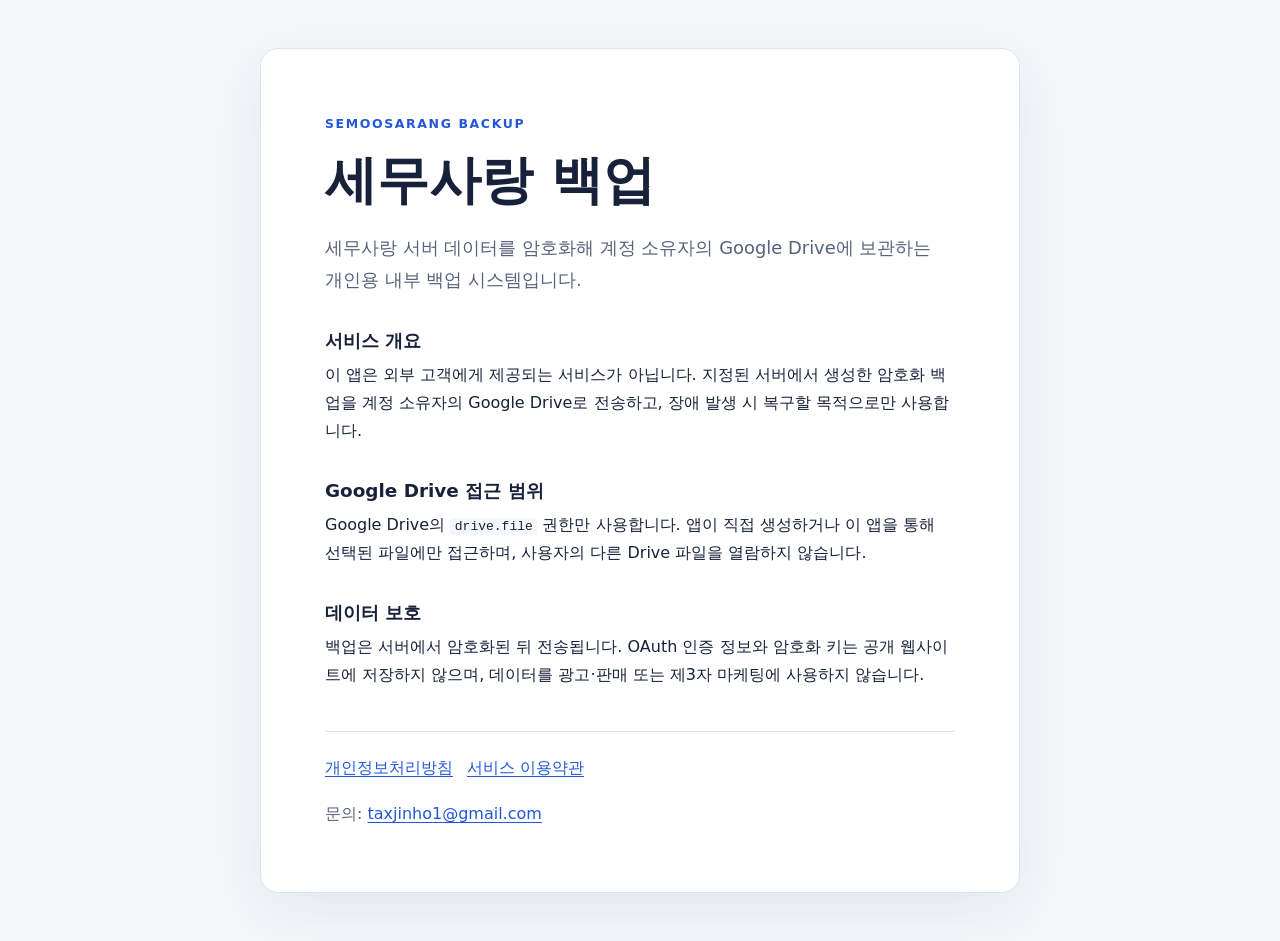
<file: index.html>
<!doctype html>
<html lang="ko">
<head>
  <meta charset="utf-8">
  <meta name="viewport" content="width=device-width, initial-scale=1">
  <meta name="description" content="세무사랑 백업 시스템의 Google Drive 연동 안내">
  <title>세무사랑 백업</title>
  <link rel="stylesheet" href="styles.css">
</head>
<body>
  <main>
    <p class="eyebrow">SEMOOSARANG BACKUP</p>
    <h1>세무사랑 백업</h1>
    <p class="lead">세무사랑 서버 데이터를 암호화해 계정 소유자의 Google Drive에 보관하는 개인용 내부 백업 시스템입니다.</p>

    <section>
      <h2>서비스 개요</h2>
      <p>이 앱은 외부 고객에게 제공되는 서비스가 아닙니다. 지정된 서버에서 생성한 암호화 백업을 계정 소유자의 Google Drive로 전송하고, 장애 발생 시 복구할 목적으로만 사용합니다.</p>
    </section>

    <section>
      <h2>Google Drive 접근 범위</h2>
      <p>Google Drive의 <code>drive.file</code> 권한만 사용합니다. 앱이 직접 생성하거나 이 앱을 통해 선택된 파일에만 접근하며, 사용자의 다른 Drive 파일을 열람하지 않습니다.</p>
    </section>

    <section>
      <h2>데이터 보호</h2>
      <p>백업은 서버에서 암호화된 뒤 전송됩니다. OAuth 인증 정보와 암호화 키는 공개 웹사이트에 저장하지 않으며, 데이터를 광고·판매 또는 제3자 마케팅에 사용하지 않습니다.</p>
    </section>

    <nav aria-label="정책 문서">
      <a href="privacy.html">개인정보처리방침</a>
      <a href="terms.html">서비스 이용약관</a>
    </nav>
    <p class="contact">문의: <a href="mailto:taxjinho1@gmail.com">taxjinho1@gmail.com</a></p>
  </main>
</body>
</html>
</file>
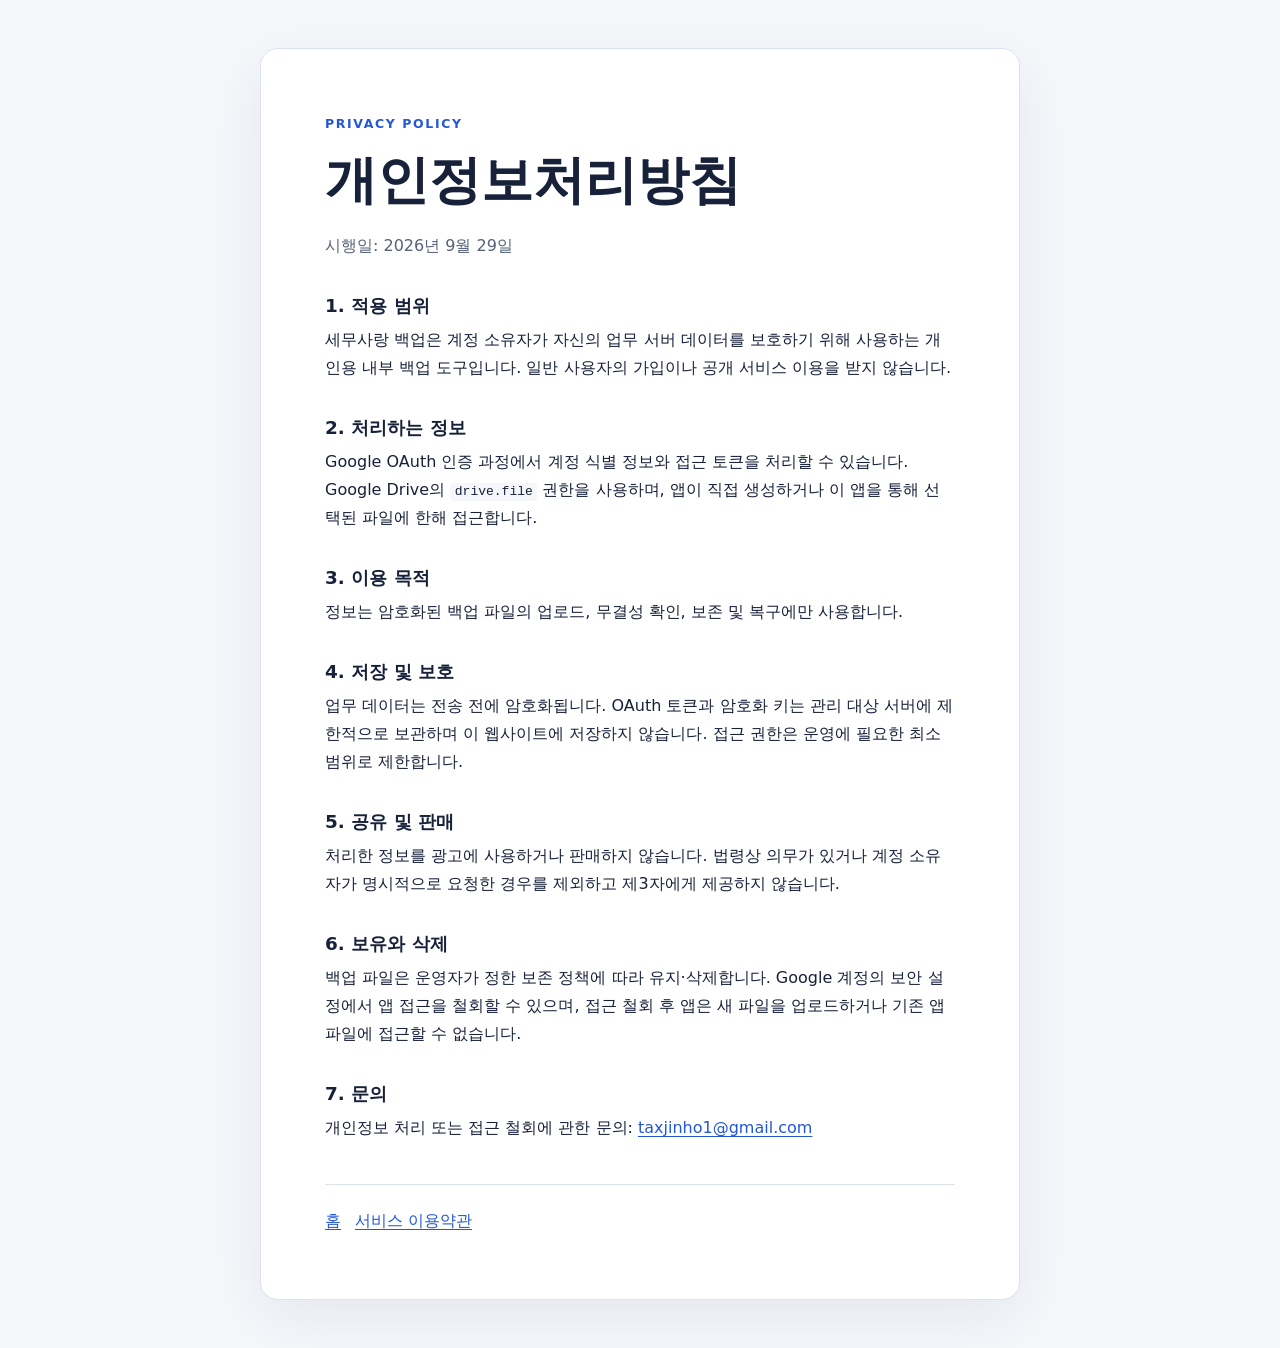
<file: privacy.html>
<!doctype html>
<html lang="ko">
<head>
  <meta charset="utf-8">
  <meta name="viewport" content="width=device-width, initial-scale=1">
  <meta name="description" content="세무사랑 백업 개인정보처리방침">
  <title>개인정보처리방침 | 세무사랑 백업</title>
  <link rel="stylesheet" href="styles.css">
</head>
<body>
  <main>
    <p class="eyebrow">PRIVACY POLICY</p>
    <h1>개인정보처리방침</h1>
    <p class="updated">시행일: 2026년 9월 29일</p>

    <section>
      <h2>1. 적용 범위</h2>
      <p>세무사랑 백업은 계정 소유자가 자신의 업무 서버 데이터를 보호하기 위해 사용하는 개인용 내부 백업 도구입니다. 일반 사용자의 가입이나 공개 서비스 이용을 받지 않습니다.</p>
    </section>

    <section>
      <h2>2. 처리하는 정보</h2>
      <p>Google OAuth 인증 과정에서 계정 식별 정보와 접근 토큰을 처리할 수 있습니다. Google Drive의 <code>drive.file</code> 권한을 사용하며, 앱이 직접 생성하거나 이 앱을 통해 선택된 파일에 한해 접근합니다.</p>
    </section>

    <section>
      <h2>3. 이용 목적</h2>
      <p>정보는 암호화된 백업 파일의 업로드, 무결성 확인, 보존 및 복구에만 사용합니다.</p>
    </section>

    <section>
      <h2>4. 저장 및 보호</h2>
      <p>업무 데이터는 전송 전에 암호화됩니다. OAuth 토큰과 암호화 키는 관리 대상 서버에 제한적으로 보관하며 이 웹사이트에 저장하지 않습니다. 접근 권한은 운영에 필요한 최소 범위로 제한합니다.</p>
    </section>

    <section>
      <h2>5. 공유 및 판매</h2>
      <p>처리한 정보를 광고에 사용하거나 판매하지 않습니다. 법령상 의무가 있거나 계정 소유자가 명시적으로 요청한 경우를 제외하고 제3자에게 제공하지 않습니다.</p>
    </section>

    <section>
      <h2>6. 보유와 삭제</h2>
      <p>백업 파일은 운영자가 정한 보존 정책에 따라 유지·삭제합니다. Google 계정의 보안 설정에서 앱 접근을 철회할 수 있으며, 접근 철회 후 앱은 새 파일을 업로드하거나 기존 앱 파일에 접근할 수 없습니다.</p>
    </section>

    <section>
      <h2>7. 문의</h2>
      <p>개인정보 처리 또는 접근 철회에 관한 문의: <a href="mailto:taxjinho1@gmail.com">taxjinho1@gmail.com</a></p>
    </section>

    <nav aria-label="정책 문서">
      <a href="index.html">홈</a>
      <a href="terms.html">서비스 이용약관</a>
    </nav>
  </main>
</body>
</html>
</file>
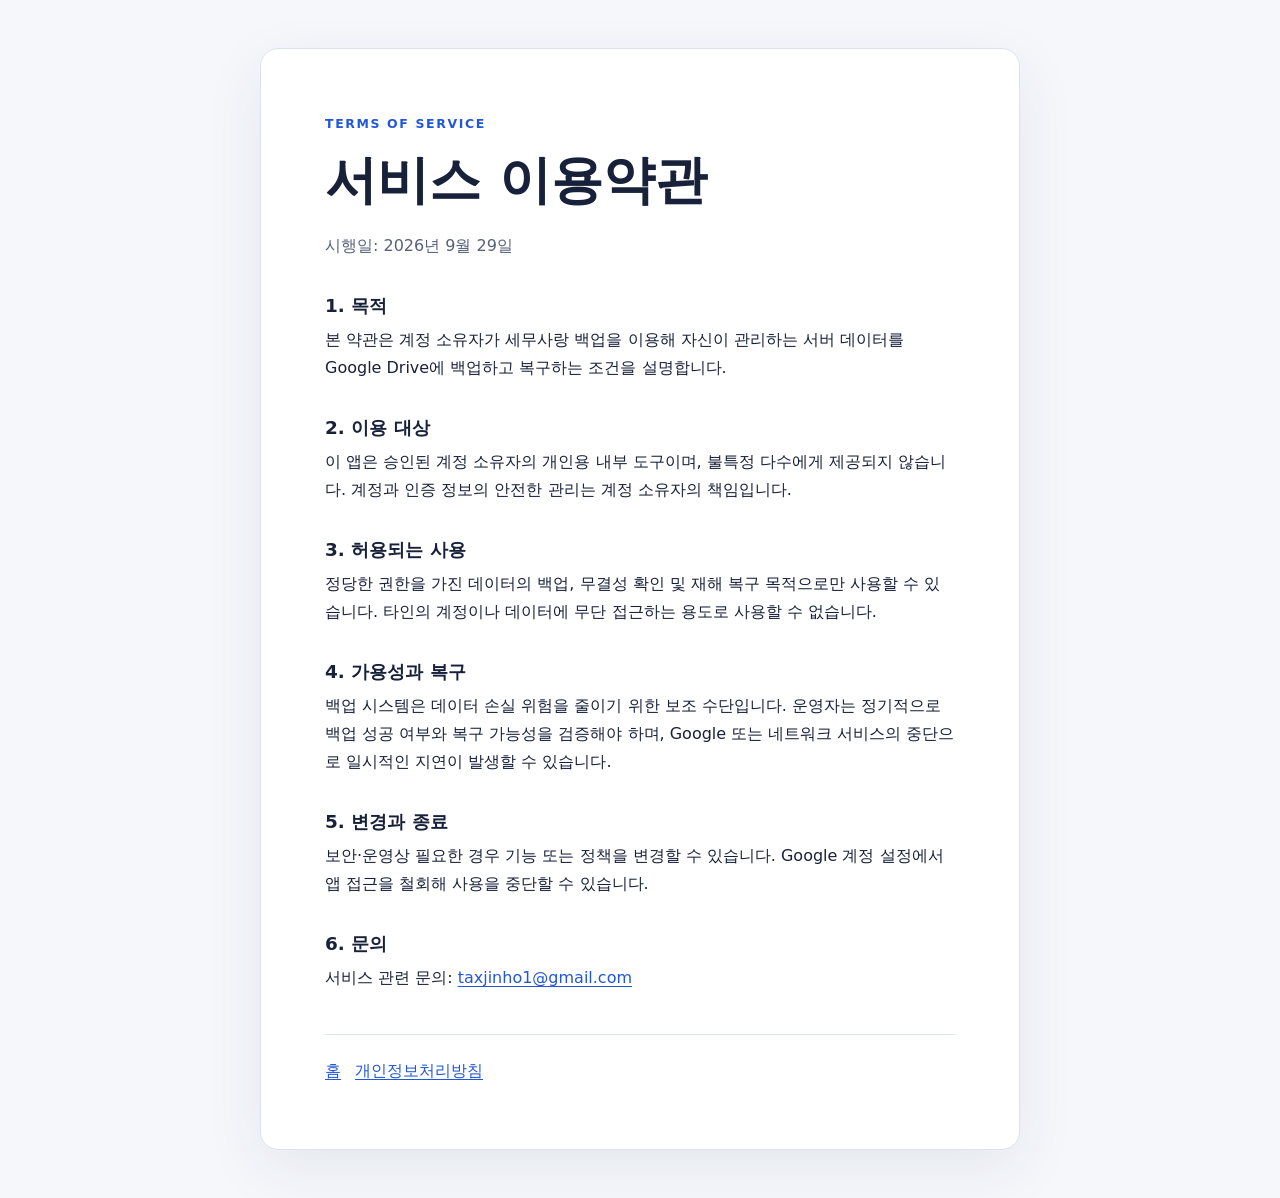
<file: terms.html>
<!doctype html>
<html lang="ko">
<head>
  <meta charset="utf-8">
  <meta name="viewport" content="width=device-width, initial-scale=1">
  <meta name="description" content="세무사랑 백업 서비스 이용약관">
  <title>서비스 이용약관 | 세무사랑 백업</title>
  <link rel="stylesheet" href="styles.css">
</head>
<body>
  <main>
    <p class="eyebrow">TERMS OF SERVICE</p>
    <h1>서비스 이용약관</h1>
    <p class="updated">시행일: 2026년 9월 29일</p>

    <section>
      <h2>1. 목적</h2>
      <p>본 약관은 계정 소유자가 세무사랑 백업을 이용해 자신이 관리하는 서버 데이터를 Google Drive에 백업하고 복구하는 조건을 설명합니다.</p>
    </section>

    <section>
      <h2>2. 이용 대상</h2>
      <p>이 앱은 승인된 계정 소유자의 개인용 내부 도구이며, 불특정 다수에게 제공되지 않습니다. 계정과 인증 정보의 안전한 관리는 계정 소유자의 책임입니다.</p>
    </section>

    <section>
      <h2>3. 허용되는 사용</h2>
      <p>정당한 권한을 가진 데이터의 백업, 무결성 확인 및 재해 복구 목적으로만 사용할 수 있습니다. 타인의 계정이나 데이터에 무단 접근하는 용도로 사용할 수 없습니다.</p>
    </section>

    <section>
      <h2>4. 가용성과 복구</h2>
      <p>백업 시스템은 데이터 손실 위험을 줄이기 위한 보조 수단입니다. 운영자는 정기적으로 백업 성공 여부와 복구 가능성을 검증해야 하며, Google 또는 네트워크 서비스의 중단으로 일시적인 지연이 발생할 수 있습니다.</p>
    </section>

    <section>
      <h2>5. 변경과 종료</h2>
      <p>보안·운영상 필요한 경우 기능 또는 정책을 변경할 수 있습니다. Google 계정 설정에서 앱 접근을 철회해 사용을 중단할 수 있습니다.</p>
    </section>

    <section>
      <h2>6. 문의</h2>
      <p>서비스 관련 문의: <a href="mailto:taxjinho1@gmail.com">taxjinho1@gmail.com</a></p>
    </section>

    <nav aria-label="정책 문서">
      <a href="index.html">홈</a>
      <a href="privacy.html">개인정보처리방침</a>
    </nav>
  </main>
</body>
</html>
</file>
<file: styles.css>
:root {
  color-scheme: light;
  --ink: #18213a;
  --muted: #58627a;
  --line: #dce2ee;
  --accent: #2357d9;
  --paper: #ffffff;
  --wash: #f5f7fb;
}

* { box-sizing: border-box; }

body {
  margin: 0;
  color: var(--ink);
  background: var(--wash);
  font-family: system-ui, -apple-system, BlinkMacSystemFont, "Segoe UI", sans-serif;
  line-height: 1.75;
}

main {
  width: min(760px, calc(100% - 32px));
  margin: 48px auto;
  padding: clamp(28px, 6vw, 64px);
  background: var(--paper);
  border: 1px solid var(--line);
  border-radius: 18px;
  box-shadow: 0 18px 60px rgba(37, 50, 82, 0.08);
}

h1, h2 { line-height: 1.3; }
h1 { margin: 0 0 18px; font-size: clamp(2rem, 6vw, 3.25rem); }
h2 { margin: 0 0 8px; font-size: 1.15rem; }
section { margin-top: 34px; }
p { margin: 0; }

.eyebrow {
  margin-bottom: 12px;
  color: var(--accent);
  font-size: 0.78rem;
  font-weight: 750;
  letter-spacing: 0.13em;
}

.lead { color: var(--muted); font-size: 1.12rem; }
.updated, .contact { color: var(--muted); }
.contact { margin-top: 18px; }

nav {
  display: flex;
  flex-wrap: wrap;
  gap: 14px;
  margin-top: 42px;
  padding-top: 22px;
  border-top: 1px solid var(--line);
}

a { color: var(--accent); text-underline-offset: 3px; }
code { padding: 0.1em 0.35em; background: var(--wash); border-radius: 4px; }

@media (max-width: 520px) {
  main { margin: 16px auto; border-radius: 12px; }
}
</file>
